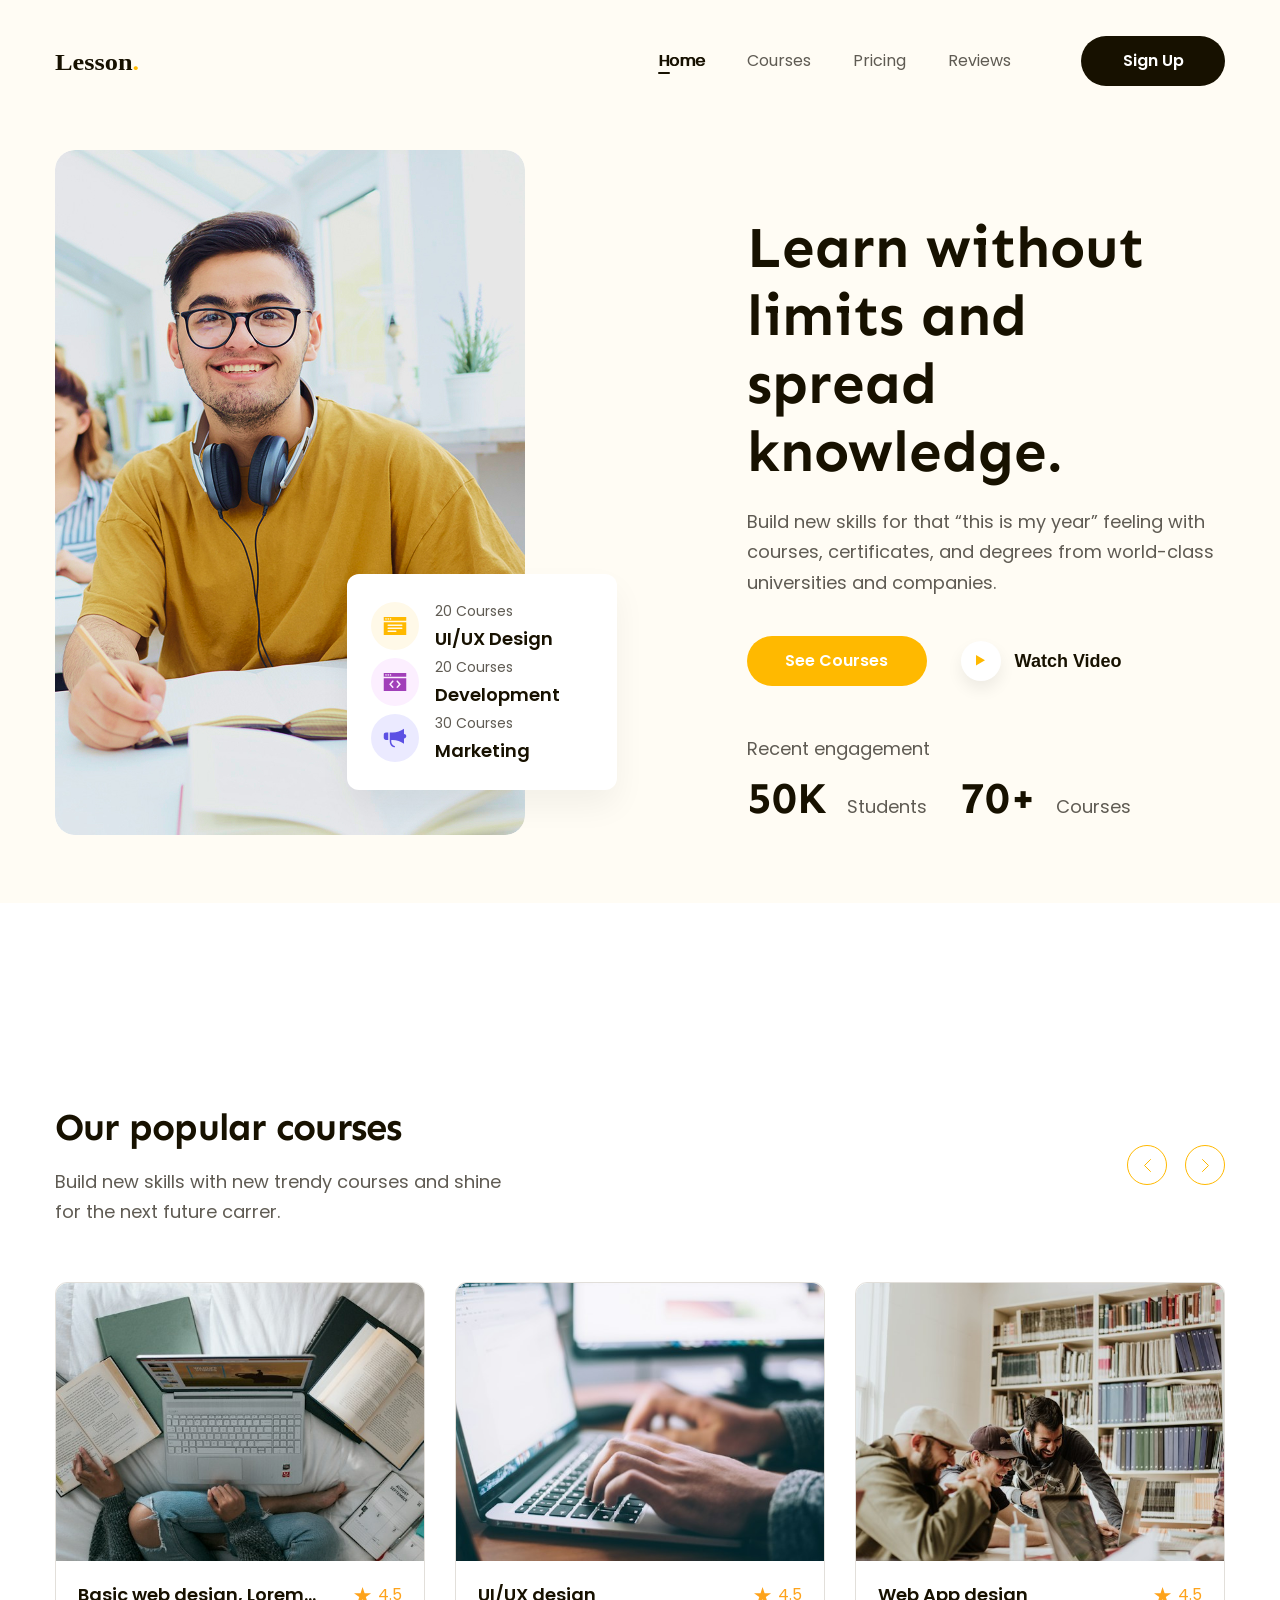
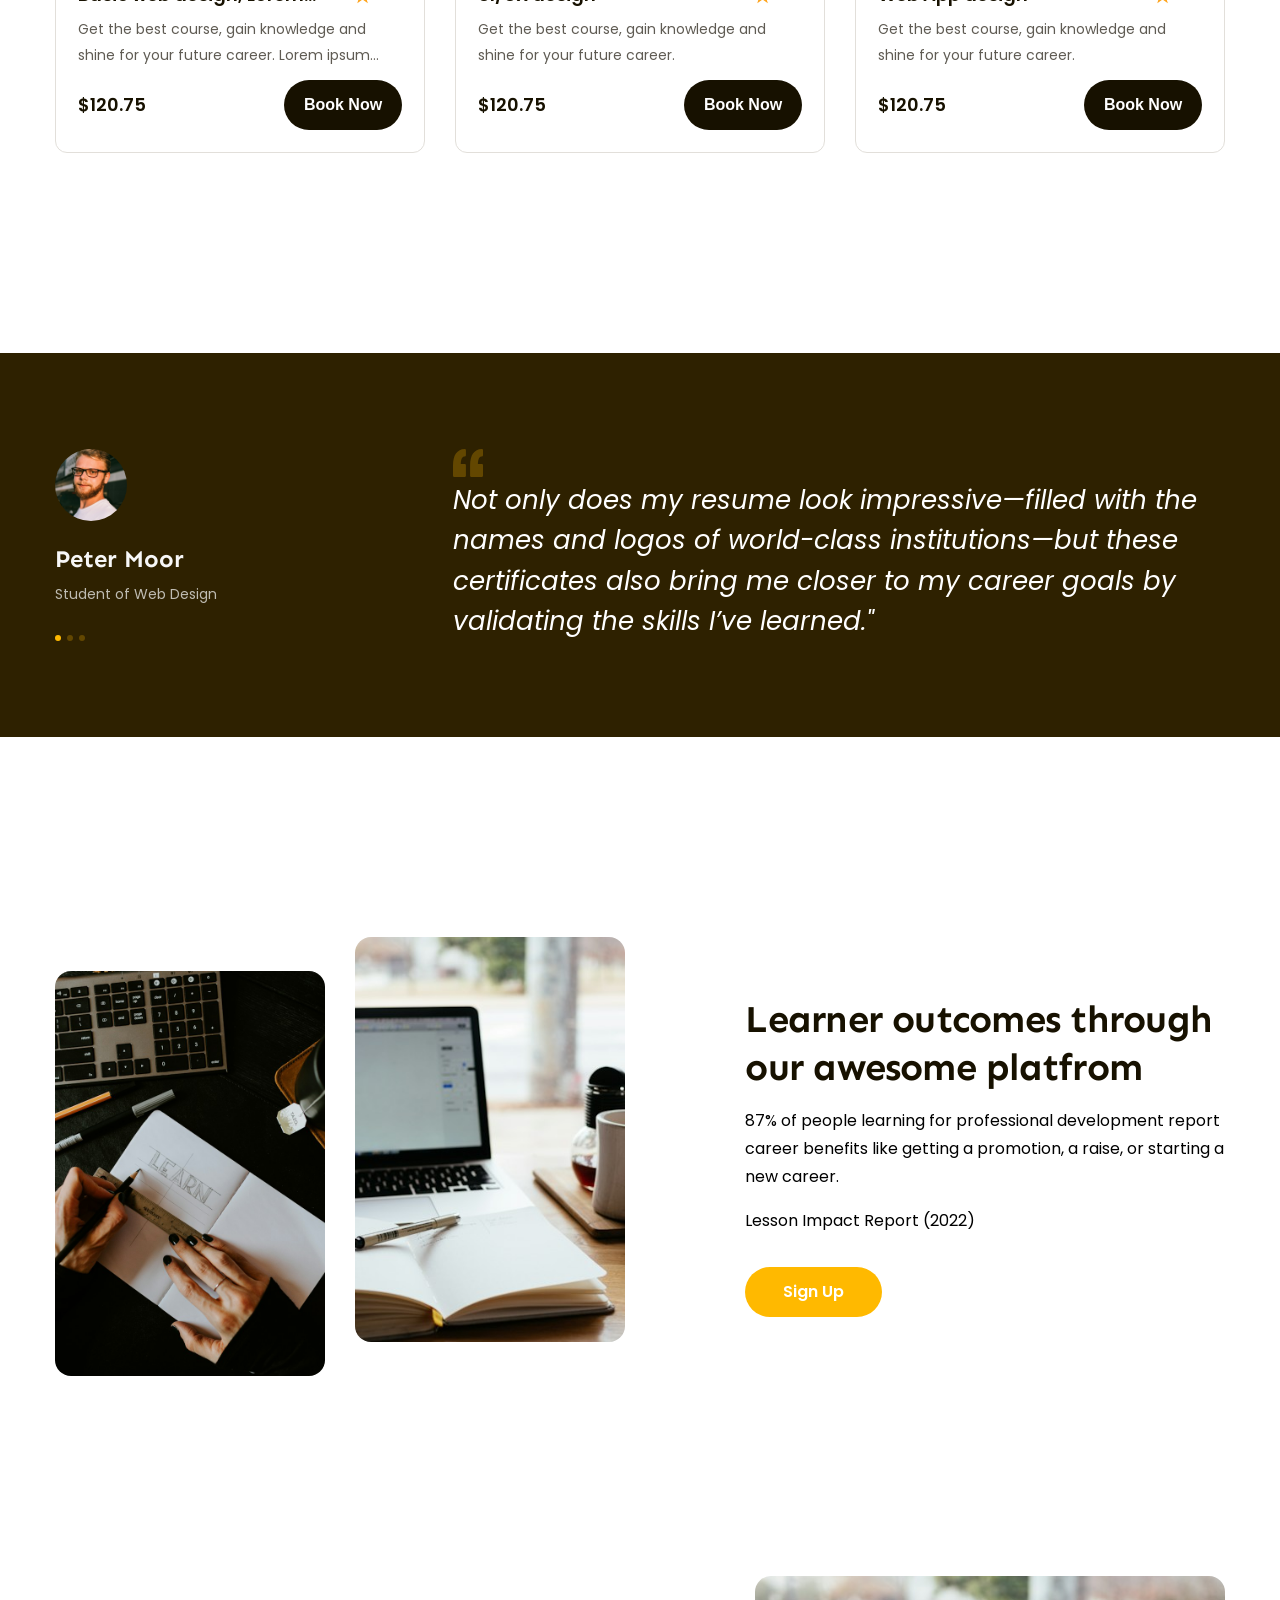
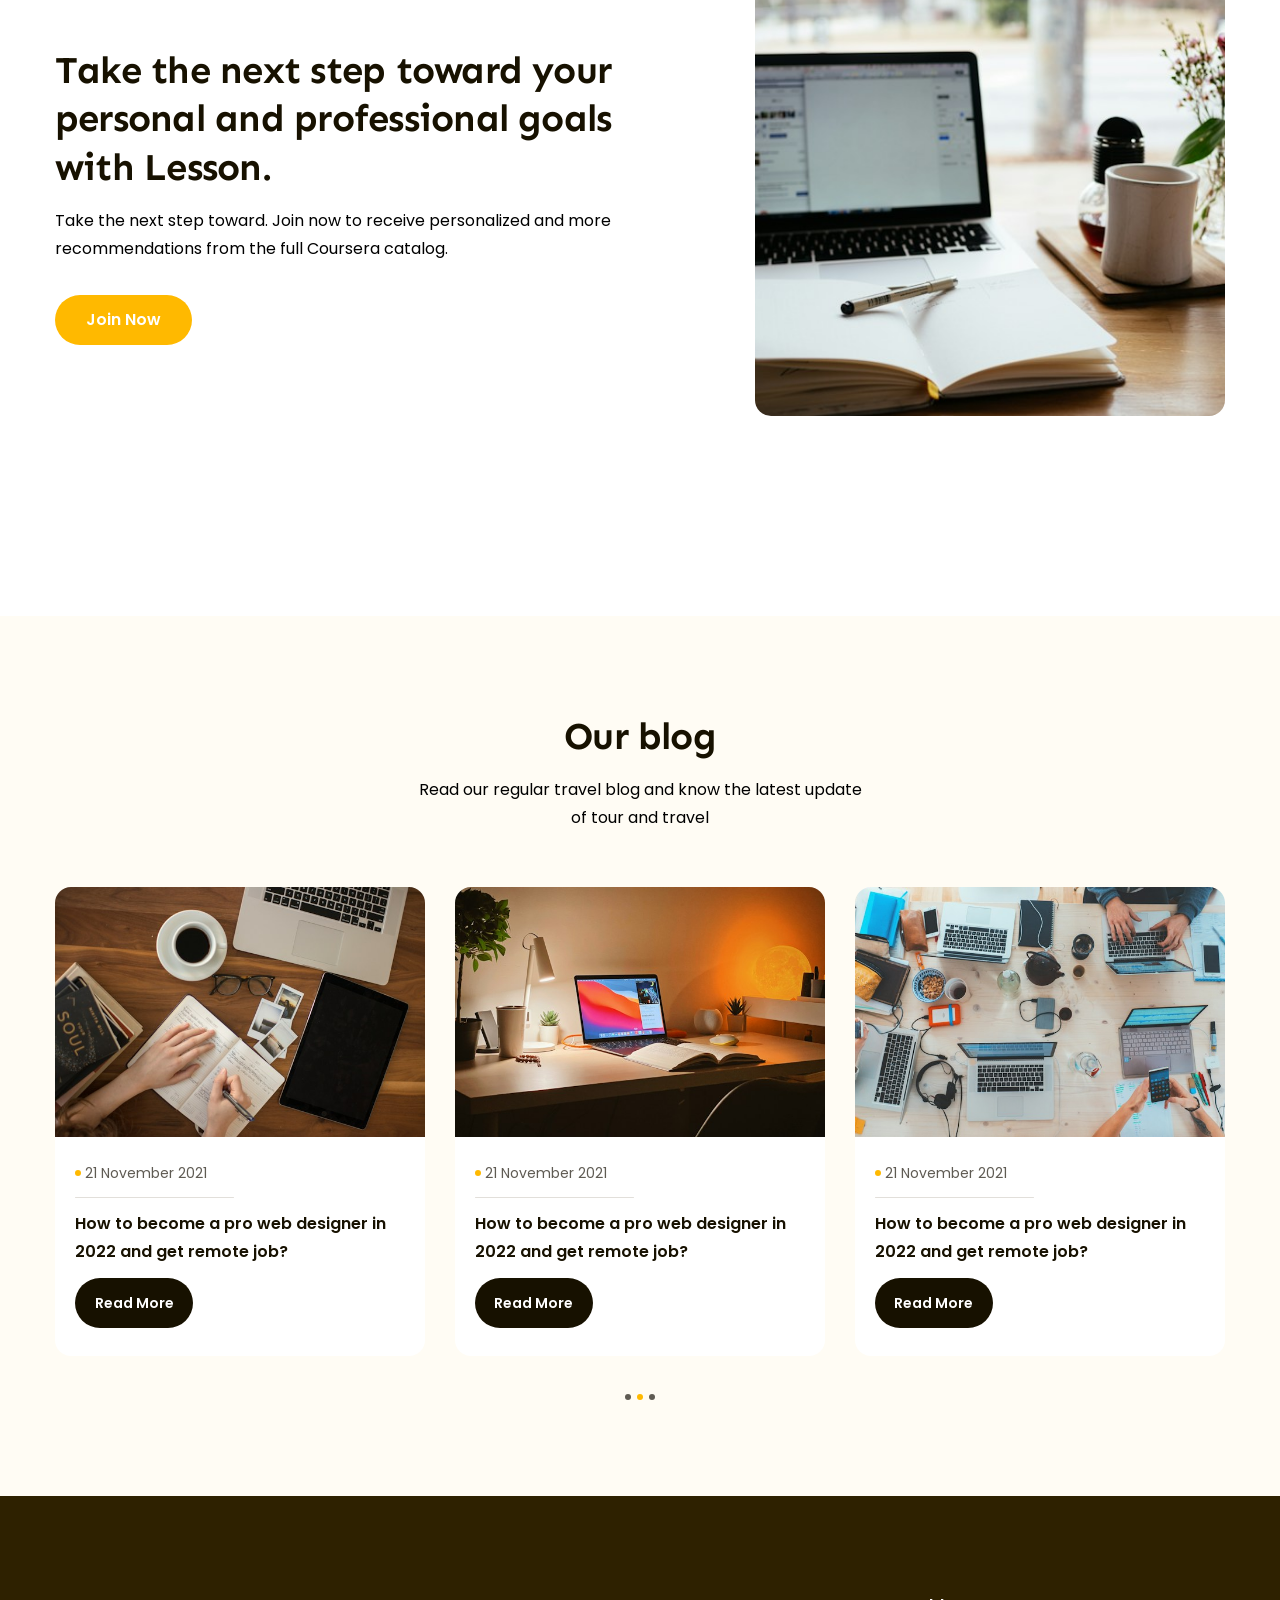
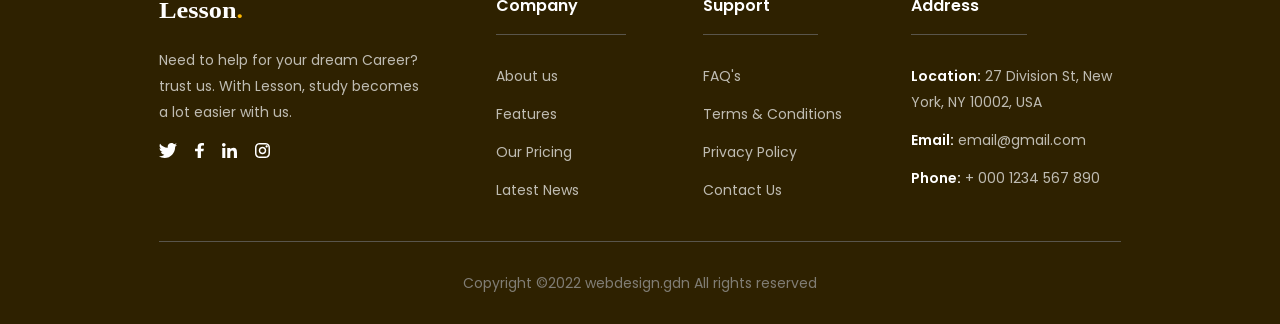
<file: index.html>
<!DOCTYPE html>
<html lang="en">

<head>
    <meta charset="UTF-8">
    <meta name="viewport" content="width=device-width, initial-scale=1.0">

    <!-- reset css -->
    <link rel="stylesheet" href="./assets/css/reset.css">

    <!-- Google fonts -->
    <link rel="preconnect" href="https://fonts.googleapis.com">
    <link rel="preconnect" href="https://fonts.gstatic.com" crossorigin>
    <link
        href="https://fonts.googleapis.com/css2?family=Poppins:ital,wght@0,100;0,200;0,300;0,400;0,500;0,600;0,700;0,800;0,900;1,100;1,200;1,300;1,400;1,500;1,600;1,700;1,800;1,900&family=Sen:wght@400..800&display=swap"
        rel="stylesheet">

    <!-- style css -->
    <link rel="stylesheet" href="./assets/css/style.css">

    <title>Figma to HTML</title>
</head>

<body>
    <!-- Header -->
    <header class="header fixed">
        <div class="main-content">
            <div class="body">
                <!-- logo -->
                <img src="./assets/img/logo.svg" alt="Lesson." class="logo">
                <!-- nav -->
                <nav class="nav">
                    <ul>
                        <li class="active"><a href="#!">Home</a></li>
                        <li><a href="#!">Courses</a></li>
                        <li><a href="#!">Pricing</a></li>
                        <li><a href="#!">Reviews</a></li>
                    </ul>
                </nav>
                <!-- btn action -->
                <div class="action">
                    <a href="#!" class="btn btn-sign-up">Sign Up</a>
                </div>
            </div>
        </div>
    </header>

    <!-- main -->
    <div class="main">
        <!-- -------- hero part -------------- -->
        <div class="hero">
            <div class="main-content">
                <div class="body">
                    <!-- ---------------------hero left------------------------ -->
                    <div class="media-block">
                        <img src="./assets/img/hero-img.jpg" alt="Learn without limits and spread knowledge."
                            class="img">

                        <div class="hero-summary">
                            <!-- item1 -->
                            <div class="item">
                                <div class="icon">
                                    <img src="./assets/icon/des.svg" alt="">
                                </div>

                                <div class="info">
                                    <p class="label">20 Courses</p>
                                    <p class="title">UI/UX Design</p>
                                </div>
                            </div>

                            <!-- item2 -->
                            <div class="item">
                                <div class="icon icon2">
                                    <img src="./assets/icon/dev.svg" alt="">
                                </div>

                                <div class="info">
                                    <p class="label">20 Courses</p>
                                    <p class="title">Development</p>
                                </div>
                            </div>

                            <!-- item3 -->
                            <div class="item">
                                <div class="icon icon3">
                                    <img src="./assets/icon/marketing.svg" alt="">
                                </div>

                                <div class="info">
                                    <p class="label">30 Courses</p>
                                    <p class="title">Marketing</p>
                                </div>
                            </div>
                        </div>
                    </div>

                    <!-- -------------------------hero right---------------------------- -->
                    <div class="content-block">
                        <h1 class="heading">Learn without limits and spread knowledge.</h1>

                        <p class="desc">
                            Build new skills for that “this is my year” feeling with courses, certificates,
                            and degrees from world-class universities and companies.
                        </p>

                        <div class="cta-group">
                            <a href="#!" class="btn hero-cta">See Courses</a>
                            <button class="watch-video">
                                <div class="icon">
                                    <img src="./assets/icon/play.svg" alt="">
                                </div>
                                <span>Watch Video</span>
                            </button>
                        </div>

                        <p class="desc desc-recent">Recent engagement</p>

                        <p class="desc stats">
                            <strong>50K</strong> Students
                            <strong>70+</strong> Courses
                        </p>

                    </div>

                </div>
            </div>
        </div>

        <!-- -------- popular part -------------- -->
        <div class="popular">
            <div class="main-content">
                <div class="popular-top">

                    <!-- popular left -->
                    <div class="info">
                        <h2 class="heading-lv2">Our popular courses</h2>
                        <p class="desc">Build new skills with new trendy courses and shine for the next future carrer.
                        </p>
                    </div>

                    <!-- popular right -->
                    <div class="controls">
                        <button class="control-btn">
                            <svg width="7" height="13" viewBox="0 0 7 13" fill="none"
                                xmlns="http://www.w3.org/2000/svg">
                                <path d="M6.5 0.5L0.5 6.5L6.5 12.5" stroke-linecap="round" stroke-linejoin="round"
                                    stroke="currentColor" />
                            </svg>
                        </button>
                        <button class="control-btn">
                            <svg width="7" height="13" viewBox="0 0 7 13" fill="none"
                                xmlns="http://www.w3.org/2000/svg">
                                <path d="M0.5 0.5L6.5 6.5L0.5 12.5" stroke-linecap="round" stroke-linejoin="round"
                                    stroke="currentColor" />
                            </svg>
                        </button>
                    </div>


                </div>

                <div class="course-list">
                    <!-- course 1 -->
                    <div class="course-item">
                        <a href="#!"><img src="./assets/img/course-1.jpg" alt="Basic web design" class="thumb"></a>

                        <div class="info">
                            <div class="head">
                                <h3 class="title"><a class="line-clamp break-all" href="#!">Basic web design, Lorem
                                        ipsum dolor
                                        sit amet, consectetur adipisicing elit. Voluptates, qui.</a></h3>
                                <div class="rating">
                                    <img src="./assets/icon/star.svg" alt="" class="star">
                                    <span class="value">4.5</span>
                                </div>
                            </div>

                            <p class="desc line-clamp line-2 break-all">Get the best course, gain knowledge and shine
                                for your
                                future career. Lorem
                                ipsum dolor sit amet consectetur adipisicing elit. Expedita architecto rem eligendi
                                delectus deserunt mollitia? Corporis, voluptatibus perferendis doloribus, excepturi,
                                inventore voluptates saepe eius natus aliquid fugit consectetur commodi quod sapiente
                                eveniet. Incidunt sequi dignissimos totam iusto, adipisci fuga obcaecati laboriosam illo
                                voluptate libero facere perferendis tempore vero, explicabo dolor alias exercitationem
                                nobis, sapiente quam repellendus sunt. Numquam assumenda saepe delectus fuga consequatur
                                at consectetur quaerat explicabo dolor doloremque ratione quasi provident molestias
                                labore error dolores nulla, minus enim culpa deleniti. Mollitia consectetur at a est,
                                et, facilis cumque adipisci esse laudantium molestias consequuntur doloremque iure
                                quibusdam ab pariatur asperiores?</p>

                            <div class="foot">
                                <span class="price">$120.75</span>
                                <button class="btn btn-book">Book Now</button>
                            </div>

                        </div>
                    </div>

                    <!-- course 2 -->
                    <div class="course-item">
                        <a href="#!"><img src="./assets/img/course-2.jpg" alt="Basic web design" class="thumb"></a>

                        <div class="info">
                            <div class="head">
                                <h3 class="title"><a class="line-clamp break-all" href="#!">UI/UX design</a></h3>
                                <div class="rating">
                                    <img src="./assets/icon/star.svg" alt="" class="star">
                                    <span class="value">4.5</span>
                                </div>
                            </div>

                            <p class="desc line-clamp line-2 break-all">Get the best course, gain knowledge and shine
                                for your
                                future career.</p>

                            <div class="foot">
                                <span class="price">$120.75</span>
                                <button class="btn btn-book">Book Now</button>
                            </div>

                        </div>
                    </div>

                    <!-- course 3 -->
                    <div class="course-item">
                        <a href="#!"><img src="./assets/img/course-3.jpg" alt="Web App design" class="thumb"></a>

                        <div class="info">
                            <div class="head">
                                <h3 class="title"><a class="line-clamp break-all" href="#!">Web App design</a></h3>
                                <div class="rating">
                                    <img src="./assets/icon/star.svg" alt="" class="star">
                                    <span class="value">4.5</span>
                                </div>
                            </div>

                            <p class="desc line-clamp line-2 break-all">Get the best course, gain knowledge and shine
                                for your
                                future career.</p>

                            <div class="foot">
                                <span class="price">$120.75</span>
                                <button class="btn btn-book">Book Now</button>
                            </div>

                        </div>
                    </div>
                </div>
            </div>
        </div>

        <!-- -------- feedback part -------------- -->
        <div class="feedback">
            <div class="main-content">
                <div class="feedback-list">

                    <!-- feedback 1 -->
                    <div class="feedback-item">

                        <!-- Left block -->
                        <div class="info">
                            <img src="./assets/img/ava1.jpg" alt="Peter Moor" class="avatar">
                            <p class="member-name">Peter Moor</p>
                            <p class="desc">Student of Web Design</p>
                            <div class="dots">
                                <span class="dot active"></span>
                                <span class="dot "></span>
                                <span class="dot"></span>
                            </div>
                        </div>

                        <!-- Right block -->
                        <div class="content">
                            <img src="./assets/icon/open-quote.svg" alt="" class="open-quotes">
                            <blockquote>
                                Not only does my resume look impressive—filled with the names and logos of world-class
                                institutions—but these certificates also bring me closer to my career goals by
                                validating the skills I’ve learned."
                            </blockquote>
                        </div>

                    </div>

                    <!-- feedback 2 -->
                    <div class="feedback-item">

                        <!-- Left block -->
                        <div class="info">
                            <img src="./assets/img/ava2.jpg" alt="Peter Moor" class="avatar">
                            <p class="member-name">Peter Moor</p>
                            <p class="desc">Student of Web Design</p>
                            <div class="dots">
                                <span class="dot"></span>
                                <span class="dot active"></span>
                                <span class="dot"></span>
                            </div>
                        </div>

                        <!-- Right block -->
                        <div class="content">
                            <img src="./assets/icon/open-quote.svg" alt="" class="open-quotes">
                            <blockquote>
                                Not only does my resume look impressive—filled with the names and logos of world-class
                                institutions—but these certificates also bring me closer to my career goals by
                                validating the skills I’ve learned."
                            </blockquote>
                        </div>

                    </div>

                    <!-- feedback 3 -->
                    <div class="feedback-item">

                        <!-- Left block -->
                        <div class="info">
                            <img src="./assets/img/ava3.jpg" alt="Peter Moor" class="avatar">
                            <p class="member-name">Peter Moor</p>
                            <p class="desc">Student of Web Design</p>
                            <div class="dots">
                                <span class="dot"></span>
                                <span class="dot "></span>
                                <span class="dot active"></span>
                            </div>
                        </div>

                        <!-- Right block -->
                        <div class="content">
                            <img src="./assets/icon/open-quote.svg" alt="" class="open-quotes">
                            <blockquote>
                                Not only does my resume look impressive—filled with the names and logos of world-class
                                institutions—but these certificates also bring me closer to my career goals by
                                validating the skills I’ve learned."
                            </blockquote>
                        </div>

                    </div>
                </div>
            </div>
        </div>

        <!-- -------- features 1 part -------------- -->
        <div class="features">
            <div class="main-content">
                <div class="body">
                    <div class="images">
                        <img class="lower" src="./assets/img/learn1.jpg"
                            alt="Learner outcomes through our awesome platfrom">
                        <img src="./assets/img/learn2.jpg" alt="Learner outcomes through our awesome platfrom">
                    </div>
                    <div class="content">
                        <h2 class="heading-lv2">Learner outcomes through our awesome platfrom</h2>
                        <p class="desc">87% of people learning for professional development report career benefits like
                            getting a promotion, a raise, or starting a new career.</p>
                        <p class="desc">Lesson Impact Report (2022)</p>
                        <a href="#!" class="btn cta-btn">Sign Up</a>
                    </div>
                </div>

            </div>
        </div>

        <!-- -------- features 2 part -------------- -->
        <div class="features features-2nd">
            <div class="main-content">
                <div class="body">
                    <div class="images">
                        <img src="./assets/img/learn2.jpg"
                            alt="Take the next step toward your personal and professional goals with Lesson.">
                    </div>
                    <div class="content">
                        <h2 class="heading-lv2">Take the next step toward your personal and professional goals with
                            Lesson.</h2>
                        <p class="desc">Take the next step toward. Join now to receive personalized and more
                            recommendations from the full Coursera catalog.</p>
                        <a href="#!" class="btn cta-btn">Join Now</a>
                    </div>
                </div>
            </div>
        </div>

        <!-- -------- blogs part -------------- -->
        <div class="blogs">
            <div class="main-content">
                <!-- blog top -->
                <div class="blog-top">
                    <h2 class="heading-lv2">Our blog</h2>
                    <p class="desc">Read our regular travel blog and know the latest update of tour and travel</p>
                </div>

                <!-- blog bottom -->
                <div class="blog-list">
                    <!-- blog 1 -->
                    <div class="item">
                        <a href="#!"><img src="./assets/img/blog1.jpg"
                                alt="How to become a pro web designer in 2022 and get remote job?" class="thumb"></a>
                        <div class="info">
                            <span class="date">21 November 2021</span>
                            <a href="#!">
                                <h3 class="title">How to become a pro web designer in 2022 and get remote job?</h3>
                            </a>
                            <a href="#!" class="btn">Read More</a>
                        </div>
                    </div>

                    <!-- blog 2 -->
                    <div class="item">
                        <a href="#!"><img src="./assets/img/blog2.jpg"
                                alt="How to become a pro web designer in 2022 and get remote job?" class="thumb"></a>
                        <div class="info">
                            <span class="date">21 November 2021</span>
                            <a href="#!">
                                <h3 class="title">How to become a pro web designer in 2022 and get remote job?</h3>
                            </a>
                            <a href="#!" class="btn">Read More</a>
                        </div>
                    </div>

                    <!-- blog 3 -->
                    <div class="item">
                        <a href="#!"><img src="./assets/img/blog3.jpg"
                                alt="How to become a pro web designer in 2022 and get remote job?" class="thumb"></a>
                        <div class="info">
                            <span class="date">21 November 2021</span>
                            <a href="#!">
                                <h3 class="title">How to become a pro web designer in 2022 and get remote job?</h3>
                            </a>
                            <a href="#!" class="btn">Read More</a>
                        </div>
                    </div>

                    <!-- blog 4 -->
                    <div class="item">
                        <a href="#!"><img src="./assets/img/blog1.jpg"
                                alt="How to become a pro web designer in 2022 and get remote job?" class="thumb"></a>
                        <div class="info">
                            <span class="date">21 November 2021</span>
                            <a href="#!">
                                <h3 class="title">How to become a pro web designer in 2022 and get remote job?</h3>
                            </a>
                            <a href="#!" class="btn">Read More</a>
                        </div>
                    </div>

                    <!-- blog 5 -->
                    <div class="item">
                        <a href="#!"><img src="./assets/img/blog2.jpg"
                                alt="How to become a pro web designer in 2022 and get remote job?" class="thumb"></a>
                        <div class="info">
                            <span class="date">21 November 2021</span>
                            <a href="#!">
                                <h3 class="title">How to become a pro web designer in 2022 and get remote job?</h3>
                            </a>
                            <a href="#!" class="btn">Read More</a>
                        </div>
                    </div>

                    <!-- blog 6 -->
                    <div class="item">
                        <a href="#!"><img src="./assets/img/blog3.jpg"
                                alt="How to become a pro web designer in 2022 and get remote job?" class="thumb"></a>
                        <div class="info">
                            <span class="date">21 November 2021</span>
                            <a href="#!">
                                <h3 class="title">How to become a pro web designer in 2022 and get remote job?</h3>
                            </a>
                            <a href="#!" class="btn">Read More</a>
                        </div>
                    </div>

                    <!-- blog 7 -->
                    <div class="item">
                        <a href="#!"><img src="./assets/img/blog1.jpg"
                                alt="How to become a pro web designer in 2022 and get remote job?" class="thumb"></a>
                        <div class="info">
                            <span class="date">21 November 2021</span>
                            <a href="#!">
                                <h3 class="title">How to become a pro web designer in 2022 and get remote job?</h3>
                            </a>
                            <a href="#!" class="btn">Read More</a>
                        </div>
                    </div>

                    <!-- blog 8 -->
                    <div class="item">
                        <a href="#!"><img src="./assets/img/blog2.jpg"
                                alt="How to become a pro web designer in 2022 and get remote job?" class="thumb"></a>
                        <div class="info">
                            <span class="date">21 November 2021</span>
                            <a href="#!">
                                <h3 class="title">How to become a pro web designer in 2022 and get remote job?</h3>
                            </a>
                            <a href="#!" class="btn">Read More</a>
                        </div>
                    </div>

                    <!-- blog 9 -->
                    <div class="item">
                        <a href="#!"><img src="./assets/img/blog3.jpg"
                                alt="How to become a pro web designer in 2022 and get remote job?" class="thumb"></a>
                        <div class="info">
                            <span class="date">21 November 2021</span>
                            <a href="#!">
                                <h3 class="title">How to become a pro web designer in 2022 and get remote job?</h3>
                            </a>
                            <a href="#!" class="btn">Read More</a>
                        </div>
                    </div>

                </div>

                <!-- dau 3 cham -->
                <div class="dots">
                    <span class="dot"></span>
                    <span class="dot active"></span>
                    <span class="dot"></span>
                </div>

            </div>
        </div>


    </div>

    <!-- footer -->
    <footer class="footer">
        <div class="main-content">
            <div class="row">
                <!-- column 1 -->
                <div class="column">
                    <img src="./assets/img/Lesson..svg" alt="Lesson." class="logo">
                    <p class="desc">Need to help for your dream Career? trust us. With Lesson, study becomes a lot
                        easier with us.</p>
                    <div class="socials">
                        <a href="#!"><img src="./assets/icon/Twitter.svg" alt="twitter" class="icon"></a>
                        <a href="#!"><img src="./assets/icon/f.svg" alt="facebook" class="icon"></a>
                        <a href="#!"><img src="./assets/icon/linked_in.svg" alt="linked-in" class="icon"></a>
                        <a href="#!"><img src="./assets/icon/instagram.svg" alt="instagram" class="icon"></a>
                    </div>
                </div>

                <!-- column 2 -->
                <div class="column">
                    <h3 class="title">Company</h3>
                    <ul class="list">
                        <li><a href="#!">About us</a></li>
                        <li><a href="#!">Features</a></li>
                        <li><a href="#!">Our Pricing</a></li>
                        <li><a href="#!">Latest News</a></li>
                    </ul>
                </div>

                <!-- column 3 -->
                <div class="column">
                    <h3 class="title">Support</h3>
                    <ul class="list">
                        <li><a href="#!">FAQ's</a></li>
                        <li><a href="#!">Terms & Conditions</a></li>
                        <li><a href="#!">Privacy Policy</a></li>
                        <li><a href="#!">Contact Us</a></li>
                    </ul>
                </div>

                <!-- column 4 -->
                <div class="column">
                    <h3 class="title">Address</h3>
                    <ul class="list">
                        <li><a href="#!"><strong>Location:</strong> 27 Division St, New York, NY 10002, USA</a></li>
                        <li><a href="#!"><strong>Email:</strong> email@gmail.com</a></li>
                        <li><a href="#!"><strong>Phone:</strong> + 000 1234 567 890</a></li>

                    </ul>
                </div>
            </div>

            <div class="copyright">
                <p>Copyright &copy2022 webdesign.gdn All rights reserved</p>
            </div>

        </div>
    </footer>
</body>

</html>
</file>
<file: assets/css/style.css>
* {
    box-sizing: border-box;
}

:root {
    --font-heading: "Sen", sans-serif;
    --primary-color: #ffb900;
}

html {
    font-size: 62.5%;
}

/* Khôi phục lại cỡ chữ mặc định theo rem*/
body {
    font-size: 1.6rem;
    font-family: "Poppins", sans-serif;
}

/* =============== common ==================== */
a {
    text-decoration: none;
}

.main-content {
    width: 1170px;
    max-width: calc(100% - 48px);
    margin-left: auto;
    margin-right: auto;
}

.btn {
    display: inline-block;
    min-width: 118px;
    padding: 0 16px;
    line-height: 50px;
    color: #fff;
    text-align: center;
    font-size: 1.6rem;
    font-weight: 600;
    border-radius: 999px;
    background: #171100;
}

.btn:hover {
    cursor: pointer;
    opacity: 0.9
}

.heading-lv2 {
    color: #171100;
    font-family: var(--font-heading);
    font-size: 3.8rem;
    font-weight: 700;
    line-height: 1.27;
    letter-spacing: -0.76px;
}

/* optimize title and desc <p> */
.line-clamp {
    display: -webkit-box;
    -webkit-line-clamp: var(--line-clamp, 1);
    -webkit-box-orient: vertical;
    overflow: hidden;
}

.line-clamp.line-2 {
    --line-clamp: 2;

}

.break-all {
    work-break: break-all;
}

/* =============== header ==================== */
.header {
    background-color: #fffcf4FF;
}

.header.fixed {
    position: sticky;
    top: -28px;
    z-index: 1;
}

.header .body {
    display: flex;
    align-items: center;
    padding: 36px 0 8px;
}

.nav {
    margin-left: auto;
}

.nav ul {
    display: flex;
}

.nav a {
    position: relative;
    color: #5f5b53;
    font-size: 1.6rem;
    padding: 8px 21px;
}

.nav li.active a,
.nav a:hover {
    color: #171100;
    /* font-weight: 600; */
    text-shadow: 1px 0 0 currentColor;
}

.nav li.active a::after {
    position: absolute;
    left: 21px;
    bottom: 6px;
    display: block;
    content: "";
    width: 12px;
    height: 2px;
    border-radius: 1px;
    background: #171100;
}

.header .btn-sign-up {
    min-width: 144px;
}

.header .action {
    margin-left: 49px;
}

/*========================== hero ==================*/
.hero {
    padding: 56px 0 65px;
    background-color: #fffcf4FF;
}

.hero .body {
    display: flex;
}

/* ===================== hero left ================== */
.hero .media-block {
    position: relative;
    width: 48%;
}

.hero .media-block .img {
    width: 470px;
    height: 685px;
    object-fit: cover;
    border-radius: 20px;
}

.hero .hero-summary {
    padding: 24px;
    width: 270px;
    position: absolute;
    bottom: 48px;
    right: 0;
    border-radius: 12px;
    background: #FFFFFF;
    box-shadow: 0px 16px 32px 0px #0000000D;
}

.hero-summary .item {
    display: flex;
    align-items: center;
}

.hero-summary .icon {
    width: 48px;
    height: 48px;
    border-radius: 50%;
    display: flex;
    justify-content: center;
    align-items: center;
    background-color: #fff9e8;
}

.hero-summary .icon2 {
    background-color: #fcefff;
}

.hero-summary .icon3 {
    background-color: #ebeaff;
}

.hero-summary .info {
    margin-left: 16px;
}

.hero-summary .label {
    color: #5f5b53;
    font-size: 1.4rem;
    line-height: 1.86;
    /* 185.714%  */
}

.hero-summary .title {
    color: #171100;
    font-weight: 600;
    font-style: SemiBold;
    font-size: 1.8rem;
    line-height: 1.67;

}


/* ================== hero right =====================*/
.hero .content-block {
    width: 52%;
    padding-left: 130px;
    padding-top: 64px;
}

.hero .heading {
    color: #171100;
    font-family: var(--font-heading);
    font-weight: 700;
    font-size: 5.8rem;
    line-height: 1.17;
    letter-spacing: -1.16%;
}

.hero .desc {
    margin-top: 22px;
    color: #5f5b53;
    font-size: 1.8rem;
    line-height: 1.67;
}

.hero .cta-group {
    margin-top: 38px;
    display: flex;
    align-items: center;
    /* background-color: blue; */
}

.hero-cta {
    min-width: 180px;
    background-color: var(--primary-color);
}

.hero .watch-video {
    border: none;
    background: transparent;
    display: flex;
    margin-left: 28px;
    align-items: center;
    cursor: pointer;
}

.hero .watch-video .icon {
    display: flex;
    align-items: center;
    justify-content: center;
    width: 40px;
    height: 40px;
    border-radius: 40px;
    background: #fff;
    box-shadow: 0px 8px 16px 0px rgba(0, 0, 0, 0.07);
}

.hero .watch-video span {
    margin-left: 14px;
    color: #171100;
    font-weight: 600;
    font-size: 1.8rem;
    line-height: 1.67;
}


.hero .desc-recent {
    margin-top: 48px;
}

.hero .stats {
    margin-top: 8px;
}

.hero .stats strong {
    margin-right: 15px;
    color: #171100;
    font-family: var(--font-heading);
    font-size: 4.4rem;
    font-weight: 700;
    line-height: 1.23;
}

.hero .stats strong:nth-child(2) {
    margin-left: 28px;
}

/* ================== popular =====================*/
/* === popular top === */
.popular {
    padding: 65px 0;
    margin-top: 135px;
    /* background: blue; */
}

.popular-top {
    display: flex;
    justify-content: space-between;
    align-items: center;
}

.popular-top .desc {
    margin-top: 16px;
    width: 458px;
    color: #5f5b53;
    font-size: 1.8rem;
    line-height: 1.67;
}

.popular-top .controls {
    display: flex;
    gap: 18px;
}

.popular-top .control-btn {
    background: transparent;
    display: flex;
    justify-content: center;
    align-items: center;
    width: 40px;
    height: 40px;
    border-radius: 50%;
    color: var(--primary-color);
    border: 1px solid var(--primary-color);
}

.popular-top .control-btn:hover {
    background: var(--primary-color);
    color: #fff;
    cursor: pointer;
}


/* === popular bottom === */
.popular .course-list {
    display: flex;
    margin-top: 55px;
    gap: 30px;
}

.popular .course-item {
    flex: 1;
    /* optimize title and desc <p> */
    border-radius: 12px;
    border: 1px solid #e2dfda;
    background: #fff;
    /* background: pink; */

}

.popular .course-item:hover {
    border: 1px solid transparent;
    background: #fff;
    border-radius: 12px;
    box-shadow: 0px 18px 36px 0px rgba(0, 0, 0, 0.05);

}

.popular .course-item .thumb {
    width: 100%;
    height: 278px;
    border-radius: 12px 12px 0px 0px;
    object-fit: cover;
}

.popular .course-item .info {
    padding: 16px 22px 22px;
}

.popular .course-item .head,
.popular .course-item .rating,
.popular .course-item .foot {
    display: flex;
    align-items: center;
    justify-content: space-between;
}

.popular .course-item .title a {
    color: #171100;
    font-size: 1.8rem;
    font-weight: 600;
    line-height: 1.67;
}

.popular .rating .value {
    margin-left: 6px;
    color: #fea31b;
    font-size: 16px;
    line-height: 1.75;
}

.popular .course-item .desc {
    margin-top: 6px;
    color: #5f5b53;
    font-size: 1.4rem;
    line-height: 1.86;
}

.popular .course-item .foot {
    margin-top: 12px;
}

.popular .course-item .price {
    color: #171100;
    font-size: 1.8rem;
    font-weight: 600;
    line-height: 1.67;
}

.popular .course-item .btn-book {
    border: none;
}

.popular .course-item .btn-book:hover {
    background: var(--primary-color);
    color: #fff;

}


/* ================== feedback =====================*/
.feedback {
    margin-top: 135px;
    /* background: red; */
    padding: 96px 0;
    background: #2e2100;
}

.feedback-list {
    display: flex;
    overflow: hidden;
}

.feedback-item {
    width: 100%;
    display: flex;
    flex-shrink: 0;
}

.feedback-item .avatar {
    width: 72px;
    height: 72px;
    border-radius: 50%;
    object-fit: cover;
}

.feedback-item .info .member-name {
    margin-top: 18px;
    color: #f7f7f7;
    font-family: var(--font-heading);
    font-size: 2.4rem;
    font-weight: 700;
    line-height: 1.42;
}

.feedback-item .info .desc {
    margin-top: 4px;
    color: #bfbcb2;
    font-size: 1.4rem;
    line-height: 1.86;
}

.feedback-item .info .dots {
    gap: 6px;
    display: flex;
    margin-top: 28px;
}

.feedback-item .info .dots .dot {
    height: 6px;
    width: 6px;
    border-radius: 50%;
    background: #634700;
    cursor: pointer;
}

.feedback-item .info .dots .dot.active {
    background: var(--primary-color);
    cursor: default;
}

.feedback-item .content {
    width: 66%;
    margin-left: auto;
}

.feedback-item blockquote {
    color: #fff;
    font-size: 2.6rem;
    font-style: italic;
    line-height: 1.54;

}



/* ================== features1 =====================*/
.features {
    padding: 65px 0;
    margin-top: 135px;
    /* background: blue; */
}

.features .body {
    display: flex;
    justify-content: space-between;
}

.features .images {
    display: flex;
    gap: 30px;
}

.features .images img {
    width: 270px;
    height: 405px;
    object-fit: cover;
    border-radius: 16px;
}

.features .lower {
    margin-top: 34px;
}

.features .content {
    width: 41%;
    display: flex;
    flex-direction: column;
    justify-content: center;
}

.features .desc {
    margin-top: 16px;
    color: 5f5b53;
    font-size: 1.6rem;
    line-height: 1.75;
}

.features .cta-btn {
    margin-top: 32px;
    width: 137px;
    height: 50px;
    background: var(--primary-color);
}


/* ================== features2 =====================*/
.features-2nd {
    margin-top: 70px;
}

.features-2nd .body {
    flex-direction: row-reverse;
}

.features-2nd .content {
    width: 49%;
}

.features-2nd .images img {
    width: 470px;
    height: 440px;
}



/* ================== blogs =====================*/
.blogs {
    margin-top: 135px;
    padding: 96px 0;
    background: #fffcf4;
}

.blogs .blog-top {
    text-align: center;
}

.blogs .blog-top .desc {
    width: 448px;
    columns: #696262;
    font-size: 1.6rem;
    line-height: 1.75;
    margin: 16px auto 0;
}

.blogs .blog-list {
    overflow: hidden;
    gap: 30px;
    display: flex;
    margin-top: 55px;
}

.blogs .item {
    flex-shrink: 0;
    width: calc(33.33% - 20px);
    border-radius: 16px;
    background: #fff;
}

.blogs .item:hover {
    box-shadow: 0px 16px 32px 0px rgba(0, 0, 0, 0.05);
}

.blogs .item .thumb {
    width: 100%;
    height: 250px;
    object-fit: cover;
    border-radius: 16px 16px 0 0;
}

.blogs .item .info {
    padding: 20px 20px 28px;

}

.blogs .item .date {
    position: relative;
    padding-bottom: 12px;
    display: inline-flex;
    align-items: center;
    color: #5f5b53;
    font-size: 1.4rem;
    line-height: 1.86;
}

.blogs .item .date::before {
    content: "";
    margin-right: 4px;
    display: inline-block;
    width: 6px;
    height: 6px;
    border-radius: 50%;
    background: var(--primary-color);
}

.blogs .item .date::after {
    position: absolute;
    left: 0;
    bottom: 0;
    content: "";
    display: inline-block;
    right: -27px;
    height: 1px;
    border-radius: 0.5px;
    background: #e2dfda;
}

.blogs .item .title {
    margin-top: 12px;
    color: #171100;
    font-size: 1.6rem;
    font-weight: 600;
    line-height: 1.75;
}

.blogs .item .btn {
    margin-top: 12px;
    font-size: 1.4rem;
}

.blogs .item .btn:hover {
    background: var(--primary-color);

}

.blogs .dots {
    display: flex;
    gap: 6px;
    justify-content: center;
    margin-top: 38px;
}

.blogs .dot {
    width: 6px;
    height: 6px;
    border-radius: 50%;
    background: #5f5b53;
    cursor: pointer;
}

.blogs .dot.active {
    background: var(--primary-color);
    cursor: default;
}



/* ================== Footer =====================*/
footer {
    background: #2E2100;
    padding: 96px 135px 0;
}

.footer .row {
    display: flex;
    padding-bottom: 38px;
    border-bottom: 1px solid #59554b;
}

.footer .row .column {
    width: 21.6%;
}

.footer .row .column:first-child {
    width: 35%;
}

.footer .desc {
    margin-top: 18px;
    max-width: 267px;
    color: #bfbcb2;
    font-size: 1.4rem;
    line-height: 1.86;
}

.footer .socials {
    display: flex;
    gap: 18px;
    margin-top: 18px;
}

.footer .title {
    padding-bottom: 14px;
    padding-right: 48px;
    display: inline-block;
    border-bottom: 1px solid #59554b;
    color: #fff;
    font-size: 16px;
    font-weight: 600;
    line-height: 1.75;
}

.footer .list {
    margin-top: 28px;
}

.footer .list a {
    display: inline-block;
    color: #bfbcb2;
    font-size: 1.4rem;
    line-height: 1.86;
    margin-bottom: 12px;
}

.footer .list li:last-child a {
    margin-bottom: 0;
}

.footer .list strong {
    color: #fff;
    font-size: 1.4rem;
    font-weight: 600;
    line-height: 1.86;
}

.footer .copyright {
    color: #807d74;
    padding: 28px 0;
    text-align: center;
    font-size: 1.4rem;
    line-height: 1.86;
}
</file>
